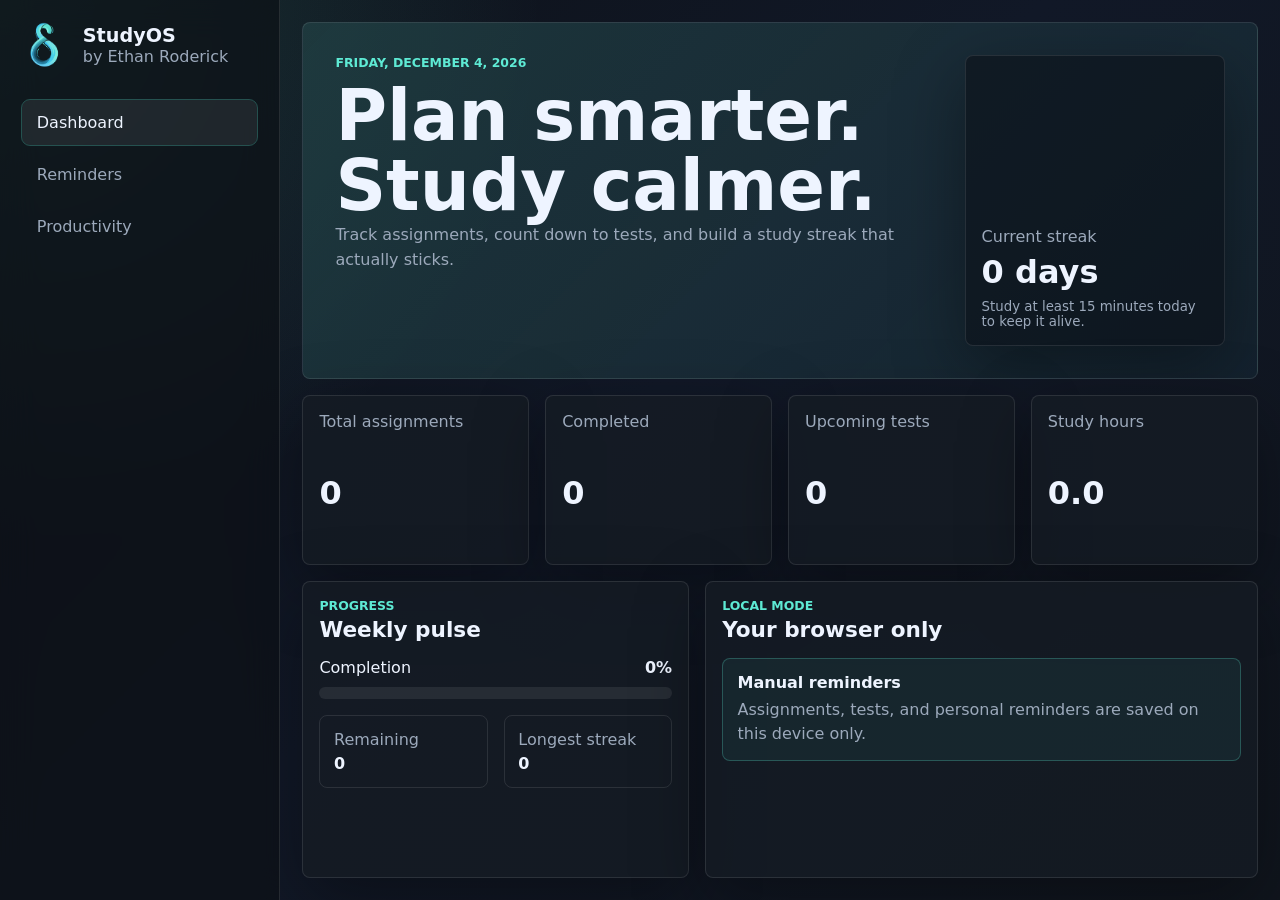
<file: index.html>
<!DOCTYPE html>
<html lang="en">
<head>
  <meta charset="UTF-8">
  <meta name="viewport" content="width=device-width, initial-scale=1.0">
  <title>StudyOS Dashboard</title>
  <link rel="stylesheet" href="style.css">
  <link rel="icon" type="image/png" href="studyOSlogo.png">
  <link rel="apple-touch-icon" href="studyOSlogo.png">
</head>
<body>
  <div class="app-shell">
    <aside class="sidebar" aria-label="StudyOS navigation">
      <div class="brand">
        <img class="brand-mark" src="studyOSlogo.png" alt="StudyOS Logo">
        <div>
          <h1>StudyOS</h1>
          <p>by Ethan Roderick</p>
        </div>
      </div>

      <nav class="nav-list" aria-label="Main navigation">
        <a href="index.html" data-nav-page="index.html">Dashboard</a>
        <a href="reminders.html" data-nav-page="reminders.html">Reminders</a>
        <a href="productivity.html" data-nav-page="productivity.html">Productivity</a>
      </nav>
    </aside>

    <main class="main-content">
      <header class="hero" id="overview">
        <div>
          <p class="eyebrow" id="todayText">Today</p>
          <h2>Plan smarter. Study calmer.</h2>
          <p class="hero-copy">Track assignments, count down to tests, and build a study streak that actually sticks.</p>
        </div>
        <div class="hero-panel">
          <span>Current streak</span>
          <strong id="heroStreak">0 days</strong>
          <small>Study at least 15 minutes today to keep it alive.</small>
        </div>
      </header>

      <section class="stats-grid" aria-label="Study statistics">
        <article class="stat-card">
          <span>Total assignments</span>
          <strong id="totalTasksStat">0</strong>
        </article>
        <article class="stat-card">
          <span>Completed</span>
          <strong id="completedTasksStat">0</strong>
        </article>
        <article class="stat-card">
          <span>Upcoming tests</span>
          <strong id="upcomingExamsStat">0</strong>
        </article>
        <article class="stat-card">
          <span>Study hours</span>
          <strong id="studyHoursStat">0.0</strong>
        </article>
      </section>

      <section class="dashboard-grid dashboard-overview-grid">
        <article class="panel">
          <div class="panel-header">
            <div>
              <p class="section-kicker">Progress</p>
              <h3>Weekly pulse</h3>
            </div>
          </div>

          <div class="progress-block">
            <div class="progress-label">
              <span>Completion</span>
              <strong id="completionPercent">0%</strong>
            </div>
            <div class="progress-track">
              <div class="progress-fill" id="completionBar"></div>
            </div>
          </div>

          <div class="progress-mini-grid">
            <div>
              <span>Remaining</span>
              <strong id="remainingTasks">0</strong>
            </div>
            <div>
              <span>Longest streak</span>
              <strong id="longestStreak">0</strong>
            </div>
          </div>
        </article>

        <article class="panel">
          <div class="panel-header">
            <div>
              <p class="section-kicker">Local Mode</p>
              <h3>Your browser only</h3>
            </div>
          </div>
          <div class="info-note">
            <strong>Manual reminders</strong>
            <p>Assignments, tests, and personal reminders are saved on this device only.</p>
          </div>
        </article>
      </section>
    </main>
  </div>

  <script type="module" src="js/dashboard.js"></script>
</body>
</html>
</file>
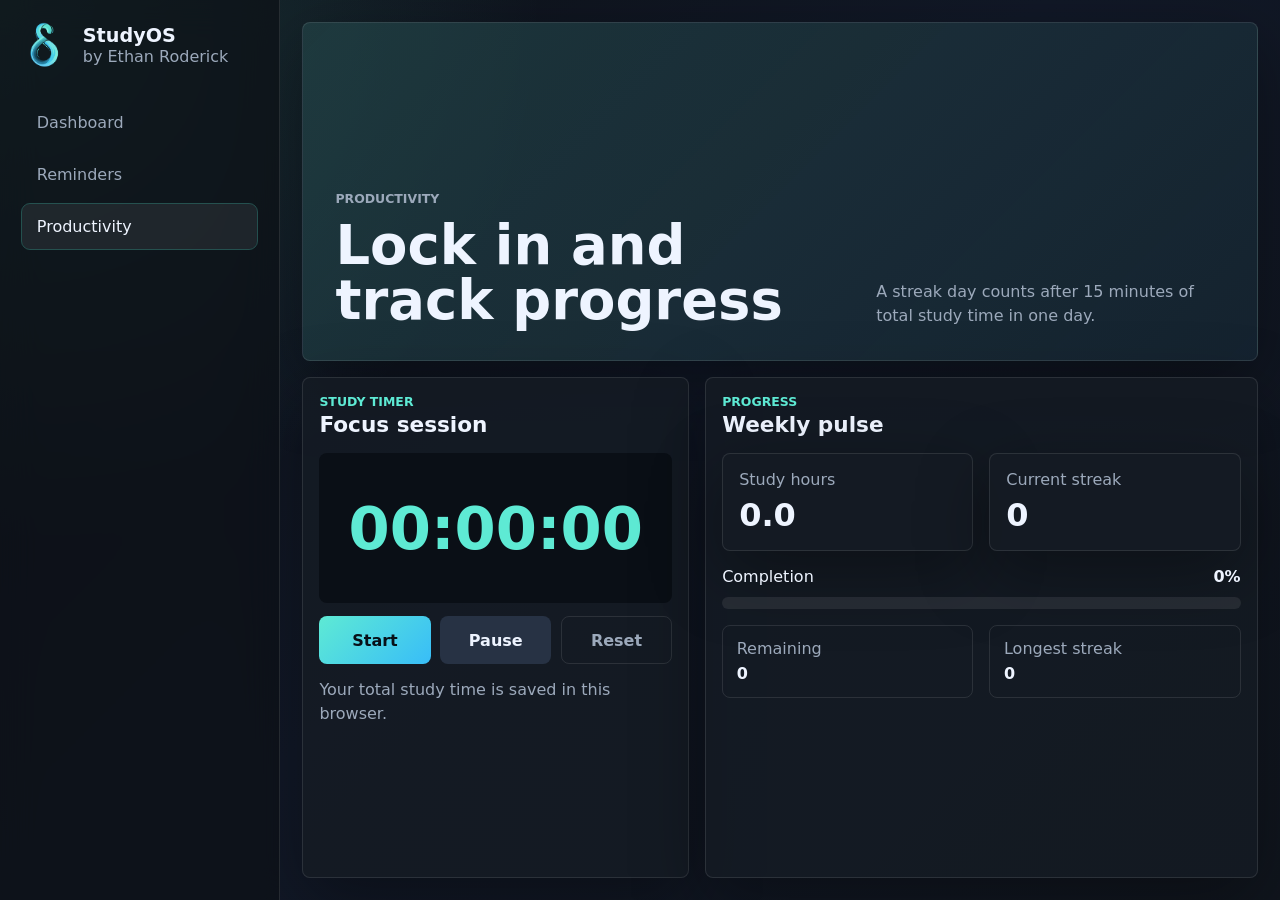
<file: productivity.html>
<!DOCTYPE html>
<html lang="en">
<head>
  <meta charset="UTF-8">
  <meta name="viewport" content="width=device-width, initial-scale=1.0">
  <title>StudyOS Productivity</title>
  <link rel="stylesheet" href="style.css">
  <link rel="icon" type="image/png" href="studyOSlogo.png">
  <link rel="apple-touch-icon" href="studyOSlogo.png">
</head>
<body>
  <div class="app-shell">
    <aside class="sidebar" aria-label="StudyOS navigation">
      <div class="brand">
        <img class="brand-mark" src="studyOSlogo.png" alt="StudyOS Logo">
        <div>
          <h1>StudyOS</h1>
          <p>by Ethan Roderick</p>
        </div>
      </div>

      <nav class="nav-list" aria-label="Main navigation">
        <a href="index.html" data-nav-page="index.html">Dashboard</a>
        <a href="reminders.html" data-nav-page="reminders.html">Reminders</a>
        <a href="productivity.html" data-nav-page="productivity.html">Productivity</a>
      </nav>
    </aside>

    <main class="main-content">
      <header class="page-header">
        <div>
          <p class="eyebrow">Productivity</p>
          <h2>Lock in and track progress</h2>
        </div>
        <p>A streak day counts after 15 minutes of total study time in one day.</p>
      </header>

      <section class="dashboard-grid productivity-grid">
        <article class="panel" id="timer">
          <div class="panel-header">
            <div>
              <p class="section-kicker">Study Timer</p>
              <h3>Focus session</h3>
            </div>
          </div>

          <div class="timer-face" id="timerDisplay">00:00:00</div>
          <div class="button-row">
            <button type="button" id="startTimerBtn">Start</button>
            <button type="button" class="secondary" id="pauseTimerBtn">Pause</button>
            <button type="button" class="ghost" id="resetTimerBtn">Reset</button>
          </div>
          <p class="helper-text">Your total study time is saved in this browser.</p>
        </article>

        <article class="panel" id="progress">
          <div class="panel-header">
            <div>
              <p class="section-kicker">Progress</p>
              <h3>Weekly pulse</h3>
            </div>
          </div>

          <section class="stats-grid compact-stats" aria-label="Productivity statistics">
            <article class="stat-card">
              <span>Study hours</span>
              <strong id="studyHoursStat">0.0</strong>
            </article>
            <article class="stat-card">
              <span>Current streak</span>
              <strong id="heroStreak">0</strong>
            </article>
          </section>

          <div class="progress-block">
            <div class="progress-label">
              <span>Completion</span>
              <strong id="completionPercent">0%</strong>
            </div>
            <div class="progress-track">
              <div class="progress-fill" id="completionBar"></div>
            </div>
          </div>

          <div class="progress-mini-grid">
            <div>
              <span>Remaining</span>
              <strong id="remainingTasks">0</strong>
            </div>
            <div>
              <span>Longest streak</span>
              <strong id="longestStreak">0</strong>
            </div>
          </div>
        </article>
      </section>
    </main>
  </div>

  <script type="module" src="js/productivity.js"></script>
</body>
</html>
</file>
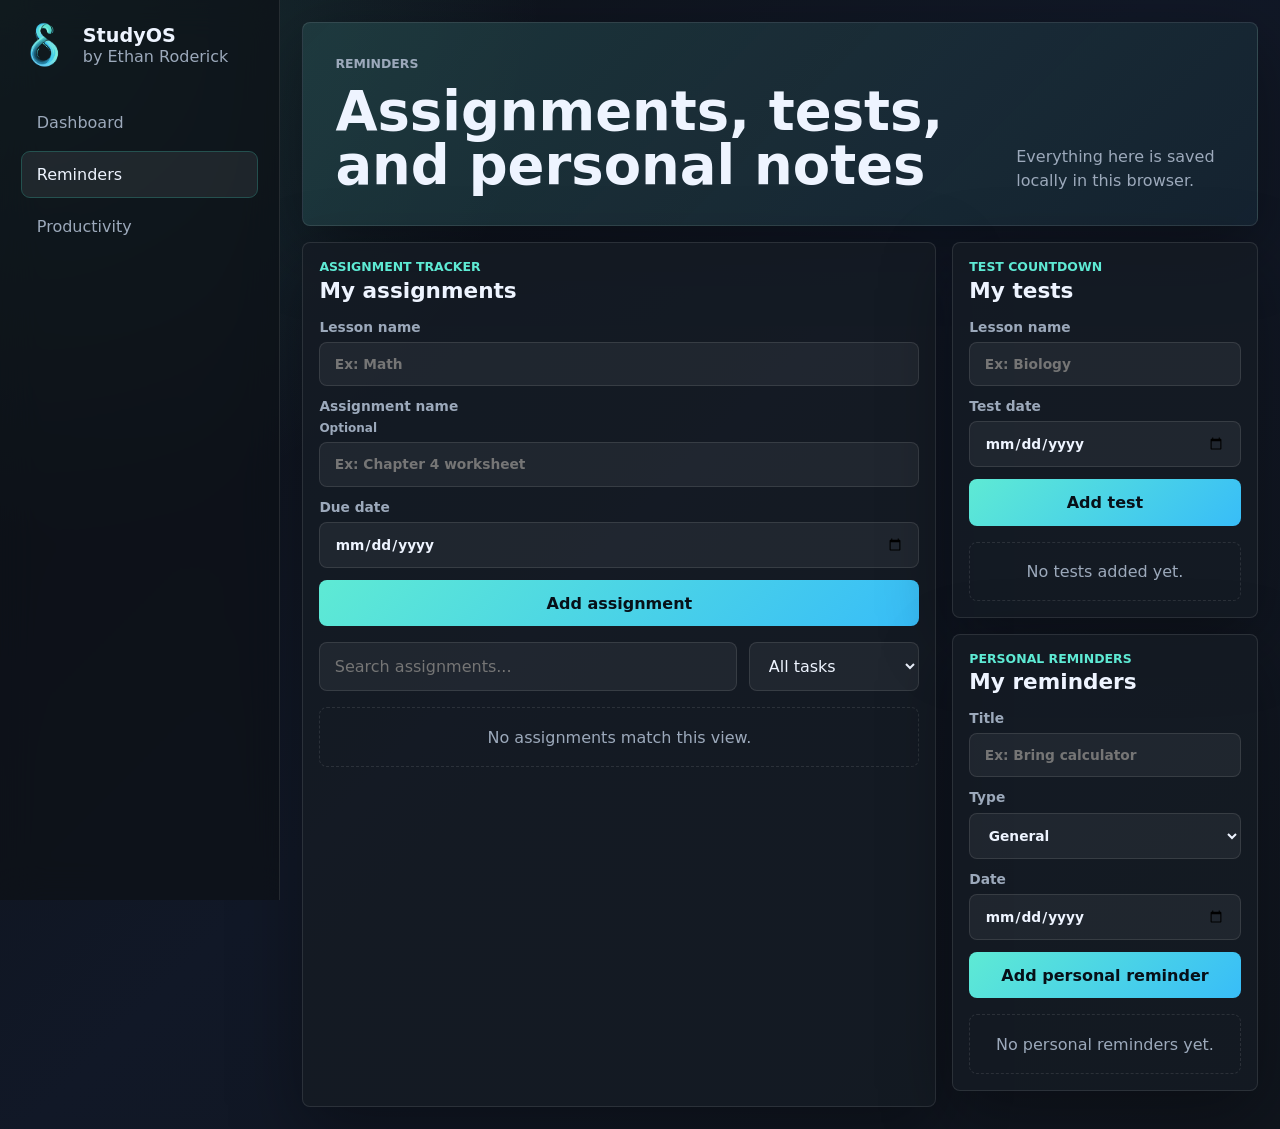
<file: reminders.html>
<!DOCTYPE html>
<html lang="en">
<head>
  <meta charset="UTF-8">
  <meta name="viewport" content="width=device-width, initial-scale=1.0">
  <title>StudyOS Reminders</title>
  <link rel="stylesheet" href="style.css">
  <link rel="icon" type="image/png" href="studyOSlogo.png">
  <link rel="apple-touch-icon" href="studyOSlogo.png">
</head>
<body>
  <div class="app-shell">
    <aside class="sidebar" aria-label="StudyOS navigation">
      <div class="brand">
        <img class="brand-mark" src="studyOSlogo.png" alt="StudyOS Logo">
        <div>
          <h1>StudyOS</h1>
          <p>by Ethan Roderick</p>
        </div>
      </div>

      <nav class="nav-list" aria-label="Main navigation">
        <a href="index.html" data-nav-page="index.html">Dashboard</a>
        <a href="reminders.html" data-nav-page="reminders.html">Reminders</a>
        <a href="productivity.html" data-nav-page="productivity.html">Productivity</a>
      </nav>
    </aside>

    <main class="main-content">
      <header class="page-header">
        <div>
          <p class="eyebrow">Reminders</p>
          <h2>Assignments, tests, and personal notes</h2>
        </div>
        <p>Everything here is saved locally in this browser.</p>
      </header>

      <section class="dashboard-grid reminders-grid">
        <article class="panel large-panel" id="assignments">
          <div class="panel-header">
            <div>
              <p class="section-kicker">Assignment Tracker</p>
              <h3>My assignments</h3>
            </div>
          </div>

          <form class="stacked-form" id="assignmentForm">
            <label>
              Lesson name
              <input type="text" id="assignmentLesson" placeholder="Ex: Math">
            </label>
            <label>
              Assignment name <span class="optional-label">Optional</span>
              <input type="text" id="assignmentTitle" placeholder="Ex: Chapter 4 worksheet">
            </label>
            <label>
              Due date
              <input type="date" id="assignmentDate">
            </label>
            <button type="submit">Add assignment</button>
          </form>

          <div class="toolbar">
            <input type="search" id="assignmentSearch" placeholder="Search assignments...">
            <select id="assignmentFilter" aria-label="Filter assignments">
              <option value="all">All tasks</option>
              <option value="active">Remaining</option>
              <option value="completed">Completed</option>
              <option value="overdue">Overdue</option>
            </select>
          </div>

          <div class="list" id="assignmentList"></div>
        </article>

        <article class="panel" id="tests">
          <div class="panel-header">
            <div>
              <p class="section-kicker">Test Countdown</p>
              <h3>My tests</h3>
            </div>
          </div>

          <form class="stacked-form" id="testForm">
            <label>
              Lesson name
              <input type="text" id="testLesson" placeholder="Ex: Biology">
            </label>
            <label>
              Test date
              <input type="date" id="testDate">
            </label>
            <button type="submit">Add test</button>
          </form>

          <div class="list compact-list" id="testList"></div>
        </article>

        <article class="panel" id="personalReminders">
          <div class="panel-header">
            <div>
              <p class="section-kicker">Personal Reminders</p>
              <h3>My reminders</h3>
            </div>
          </div>

          <form class="stacked-form" id="personalReminderForm">
            <label>
              Title
              <input type="text" id="personalReminderTitle" placeholder="Ex: Bring calculator">
            </label>
            <label>
              Type
              <select id="personalReminderType" aria-label="Reminder type">
                <option value="General">General</option>
                <option value="Study">Study</option>
                <option value="Other">Other</option>
              </select>
            </label>
            <label>
              Date
              <input type="date" id="personalReminderDate">
            </label>
            <button type="submit">Add personal reminder</button>
          </form>

          <div class="list compact-list" id="personalReminderList"></div>
        </article>
      </section>
    </main>
  </div>

  <script type="module" src="js/reminders.js"></script>
</body>
</html>
</file>
<file: style.css>
:root {
  --bg: #0d1117;
  --panel: #151b24;
  --panel-soft: #1b2430;
  --text: #eef4ff;
  --muted: #9ca9bb;
  --line: rgba(255, 255, 255, 0.1);
  --accent: #5eead4;
  --accent-strong: #38bdf8;
  --danger: #fb7185;
  --warning: #fbbf24;
  --success: #86efac;
  --shadow: 0 22px 70px rgba(0, 0, 0, 0.35);
}

* {
  box-sizing: border-box;
}


html {
  scroll-behavior: smooth;
}

body {
  margin: 0;
  min-height: 100vh;
  font-family: Inter, ui-sans-serif, system-ui, -apple-system, BlinkMacSystemFont, "Segoe UI", sans-serif;
  color: var(--text);
  background:
    radial-gradient(circle at top left, rgba(94, 234, 212, 0.16), transparent 34rem),
    linear-gradient(135deg, #0d1117 0%, #111827 48%, #10151d 100%);
}

button,
input,
select {
  font: inherit;
}

button {
  border: 0;
  border-radius: 8px;
  color: #071018;
  background: linear-gradient(135deg, var(--accent), var(--accent-strong));
  cursor: pointer;
  font-weight: 800;
  padding: 0.85rem 1rem;
  transition: transform 180ms ease, box-shadow 180ms ease, opacity 180ms ease;
}

button:hover {
  box-shadow: 0 12px 30px rgba(56, 189, 248, 0.2);
  transform: translateY(-1px);
}

button:active {
  transform: translateY(0);
}

button.secondary {
  color: var(--text);
  background: #273244;
}

button.ghost {
  color: var(--muted);
  background: transparent;
  border: 1px solid var(--line);
}

input,
select {
  width: 100%;
  border: 1px solid var(--line);
  border-radius: 8px;
  color: var(--text);
  background: rgba(255, 255, 255, 0.055);
  outline: none;
  padding: 0.82rem 0.9rem;
  transition: border-color 180ms ease, background 180ms ease;
}

input:focus,
select:focus {
  border-color: var(--accent);
  background: rgba(255, 255, 255, 0.08);
}

label {
  display: grid;
  gap: 0.45rem;
  color: var(--muted);
  font-size: 0.86rem;
  font-weight: 700;
}

.optional-label {
  color: var(--muted);
  font-size: 0.75rem;
  font-weight: 700;
}

.app-shell {
  display: grid;
  grid-template-columns: 280px 1fr;
  min-height: 100vh;
}

.sidebar {
  position: sticky;
  top: 0;
  height: 100vh;
  border-right: 1px solid var(--line);
  padding: 1.4rem;
  background: rgba(13, 17, 23, 0.72);
  backdrop-filter: blur(18px);
}

.brand {
  display: flex;
  align-items: center;
  gap: 0.9rem;
}

.brand-mark {
  display: grid;
  place-items: center;
  width: 46px;
  height: 46px;
}

.brand h1,
.brand p,
.hero h2,
.hero p,
.page-header h2,
.page-header p,
.panel h3,
.section-kicker {
  margin: 0;
}

.brand h1 {
  font-size: 1.2rem;
}

.brand p,
.section-kicker,
.helper-text,
.empty-state,
.page-header p {
  color: var(--muted);
}

.nav-list {
  display: grid;
  gap: 0.45rem;
  margin: 2rem 0;
}

.nav-list a {
  border-radius: 8px;
  color: var(--muted);
  padding: 0.8rem 0.9rem;
  text-decoration: none;
  transition: color 180ms ease, background 180ms ease;
}

.nav-list a:hover,
.nav-list a.active {
  color: var(--text);
  background: rgba(255, 255, 255, 0.07);
}

.nav-list a.active {
  outline: 1px solid rgba(94, 234, 212, 0.28);
}

.panel,
.stat-card,
.hero-panel,
.page-header {
  border: 1px solid var(--line);
  border-radius: 8px;
  background: rgba(21, 27, 36, 0.82);
  box-shadow: var(--shadow);
}

.main-content {
  display: grid;
  gap: 1rem;
  padding: 1.4rem;
}

.hero {
  display: grid;
  grid-template-columns: 1fr 260px;
  gap: 1rem;
  align-items: stretch;
  min-height: 220px;
  border: 1px solid var(--line);
  border-radius: 8px;
  padding: clamp(1.2rem, 3vw, 2rem);
  background:
    linear-gradient(135deg, rgba(94, 234, 212, 0.14), rgba(56, 189, 248, 0.06)),
    rgba(21, 27, 36, 0.7);
  overflow: hidden;
}

.page-header {
  display: flex;
  align-items: end;
  justify-content: space-between;
  gap: 1rem;
  padding: clamp(1.2rem, 3vw, 2rem);
  background:
    linear-gradient(135deg, rgba(94, 234, 212, 0.14), rgba(56, 189, 248, 0.06)),
    rgba(21, 27, 36, 0.7);
}

.page-header h2 {
  margin-top: 0.65rem;
  font-size: clamp(2rem, 5vw, 3.4rem);
  line-height: 1;
}

.page-header p {
  max-width: 420px;
  line-height: 1.5;
}

.eyebrow,
.section-kicker {
  color: var(--accent);
  font-size: 0.78rem;
  font-weight: 900;
  letter-spacing: 0;
  text-transform: uppercase;
}

.hero h2 {
  max-width: 720px;
  margin-top: 0.65rem;
  font-size: clamp(2rem, 6vw, 4.4rem);
  line-height: 1;
}

.hero-copy {
  max-width: 640px;
  margin-top: 1rem;
  color: var(--muted);
  font-size: 1rem;
  line-height: 1.6;
}

.hero-panel {
  display: grid;
  align-content: end;
  gap: 0.45rem;
  padding: 1rem;
  background: rgba(10, 14, 20, 0.55);
}

.hero-panel span,
.hero-panel small,
.stat-card span,
.progress-mini-grid span {
  color: var(--muted);
}

.hero-panel strong {
  font-size: 2rem;
}

.stats-grid {
  display: grid;
  grid-template-columns: repeat(4, minmax(0, 1fr));
  gap: 1rem;
}

.compact-stats {
  grid-template-columns: repeat(2, minmax(0, 1fr));
  margin-bottom: 1rem;
}

.stat-card {
  display: grid;
  gap: 0.45rem;
  padding: 1rem;
}

.stat-card strong {
  font-size: 2rem;
}

.dashboard-grid {
  display: grid;
  grid-template-columns: minmax(0, 1.35fr) minmax(300px, 0.65fr);
  gap: 1rem;
  align-items: stretch;
}

.dashboard-overview-grid,
.productivity-grid {
  grid-template-columns: minmax(300px, 0.7fr) minmax(0, 1fr);
}

.reminders-grid {
  grid-template-columns: minmax(0, 1.35fr) minmax(300px, 0.65fr);
}

.panel {
  padding: 1rem;
  min-width: 0;
}

.large-panel {
  grid-row: span 3;
}

.panel-header {
  display: flex;
  align-items: center;
  justify-content: space-between;
  margin-bottom: 1rem;
}

.panel h3 {
  margin-top: 0.2rem;
  font-size: 1.35rem;
}

.stacked-form {
  display: grid;
  gap: 0.75rem;
}

.info-note,
.admin-note {
  border: 1px solid rgba(94, 234, 212, 0.25);
  border-radius: 8px;
  background: rgba(94, 234, 212, 0.06);
  padding: 0.9rem;
}

.info-note p,
.admin-note p {
  margin: 0.35rem 0 0;
  color: var(--muted);
  line-height: 1.5;
}

.admin-page {
  display: grid;
  gap: 1rem;
  min-height: 100vh;
  padding: 1.4rem;
}

.admin-hero {
  display: flex;
  align-items: center;
  justify-content: space-between;
  gap: 1rem;
  border: 1px solid var(--line);
  border-radius: 8px;
  padding: clamp(1.2rem, 3vw, 2rem);
  background:
    linear-gradient(135deg, rgba(94, 234, 212, 0.14), rgba(56, 189, 248, 0.06)),
    rgba(21, 27, 36, 0.7);
}

.admin-hero h1,
.admin-hero p {
  margin: 0;
}

.admin-hero h1 {
  margin-top: 0.65rem;
  font-size: clamp(2rem, 5vw, 4rem);
  line-height: 1;
}

.admin-hero p:not(.eyebrow) {
  margin-top: 1rem;
  color: var(--muted);
}

.compact-button {
  padding: 0.65rem 0.8rem;
}

.admin-grid {
  display: grid;
  grid-template-columns: minmax(280px, 0.45fr) minmax(0, 1fr);
  gap: 1rem;
  align-items: start;
}

.toolbar {
  display: grid;
  grid-template-columns: 1fr 170px;
  gap: 0.75rem;
  margin: 1rem 0;
}

.list {
  display: grid;
  gap: 0.75rem;
}

.compact-list {
  margin-top: 1rem;
}

.list-item {
  display: grid;
  grid-template-columns: 1fr auto;
  gap: 0.8rem;
  align-items: center;
  border: 1px solid var(--line);
  border-radius: 8px;
  padding: 0.9rem;
  background: rgba(255, 255, 255, 0.04);
  animation: liftIn 240ms ease both;
}

.list-item:hover {
  background: rgba(255, 255, 255, 0.065);
}

.item-title {
  display: flex;
  flex-wrap: wrap;
  gap: 0.5rem;
  align-items: center;
  margin: 0 0 0.35rem;
  font-weight: 850;
}

.item-meta {
  margin: 0;
  color: var(--muted);
  font-size: 0.88rem;
}

.badge {
  border-radius: 999px;
  color: #071018;
  background: var(--accent);
  padding: 0.22rem 0.55rem;
  font-size: 0.72rem;
  font-weight: 900;
}

.badge.warning {
  background: var(--warning);
}

.badge.danger {
  background: var(--danger);
  color: #fff;
}

.badge.success {
  background: var(--success);
}

.item-actions {
  display: flex;
  gap: 0.5rem;
}

.item-actions button {
  min-width: 42px;
  padding: 0.65rem 0.75rem;
}

.completed {
  opacity: 0.72;
}

.completed .item-title {
  text-decoration: line-through;
}

.overdue {
  border-color: rgba(251, 113, 133, 0.65);
}

.timer-face {
  display: grid;
  place-items: center;
  min-height: 150px;
  border-radius: 8px;
  color: var(--accent);
  background: #0a0f16;
  font-variant-numeric: tabular-nums;
  font-size: clamp(2.3rem, 7vw, 3.7rem);
  font-weight: 900;
}

.button-row {
  display: grid;
  grid-template-columns: repeat(3, 1fr);
  gap: 0.6rem;
  margin-top: 0.8rem;
}

.helper-text {
  margin: 0.85rem 0 0;
  line-height: 1.5;
}

.progress-block {
  display: grid;
  gap: 0.65rem;
}

.progress-label,
.progress-mini-grid {
  display: flex;
  justify-content: space-between;
  gap: 1rem;
}

.progress-track {
  height: 12px;
  border-radius: 999px;
  background: rgba(255, 255, 255, 0.08);
  overflow: hidden;
}

.progress-fill {
  width: 0%;
  height: 100%;
  border-radius: inherit;
  background: linear-gradient(90deg, var(--accent), var(--accent-strong));
  transition: width 260ms ease;
}

.progress-mini-grid {
  display: grid;
  grid-template-columns: 1fr 1fr;
  margin-top: 1rem;
}

.progress-mini-grid div {
  display: grid;
  gap: 0.35rem;
  border: 1px solid var(--line);
  border-radius: 8px;
  padding: 0.85rem;
}

.empty-state {
  border: 1px dashed var(--line);
  border-radius: 8px;
  padding: 1.2rem;
  text-align: center;
}

@keyframes liftIn {
  from {
    opacity: 0;
    transform: translateY(8px);
  }

  to {
    opacity: 1;
    transform: translateY(0);
  }
}

@media (max-width: 1020px) {
  .app-shell {
    grid-template-columns: 1fr;
  }

  .sidebar {
    position: static;
    height: auto;
  }

  .nav-list {
    grid-template-columns: repeat(3, minmax(0, 1fr));
    margin: 1.2rem 0;
  }

  .nav-list a {
    text-align: center;
  }

  .hero,
  .page-header,
  .dashboard-grid,
  .admin-grid,
  .dashboard-overview-grid,
  .productivity-grid,
  .reminders-grid {
    grid-template-columns: 1fr;
  }

  .page-header {
    display: grid;
    align-items: start;
  }

  .stats-grid {
    grid-template-columns: repeat(2, minmax(0, 1fr));
  }

  .large-panel {
    grid-row: auto;
  }
}

@media (max-width: 720px) {
  .main-content,
  .sidebar,
  .admin-page {
    padding: 1rem;
  }

  .admin-hero {
    display: grid;
  }

  .nav-list {
    grid-template-columns: repeat(2, minmax(0, 1fr));
  }

  .stats-grid,
  .toolbar,
  .button-row {
    grid-template-columns: 1fr;
  }

  .list-item {
    grid-template-columns: 1fr;
  }

  .item-actions {
    display: grid;
    grid-template-columns: 1fr 1fr;
  }
}
</file>
